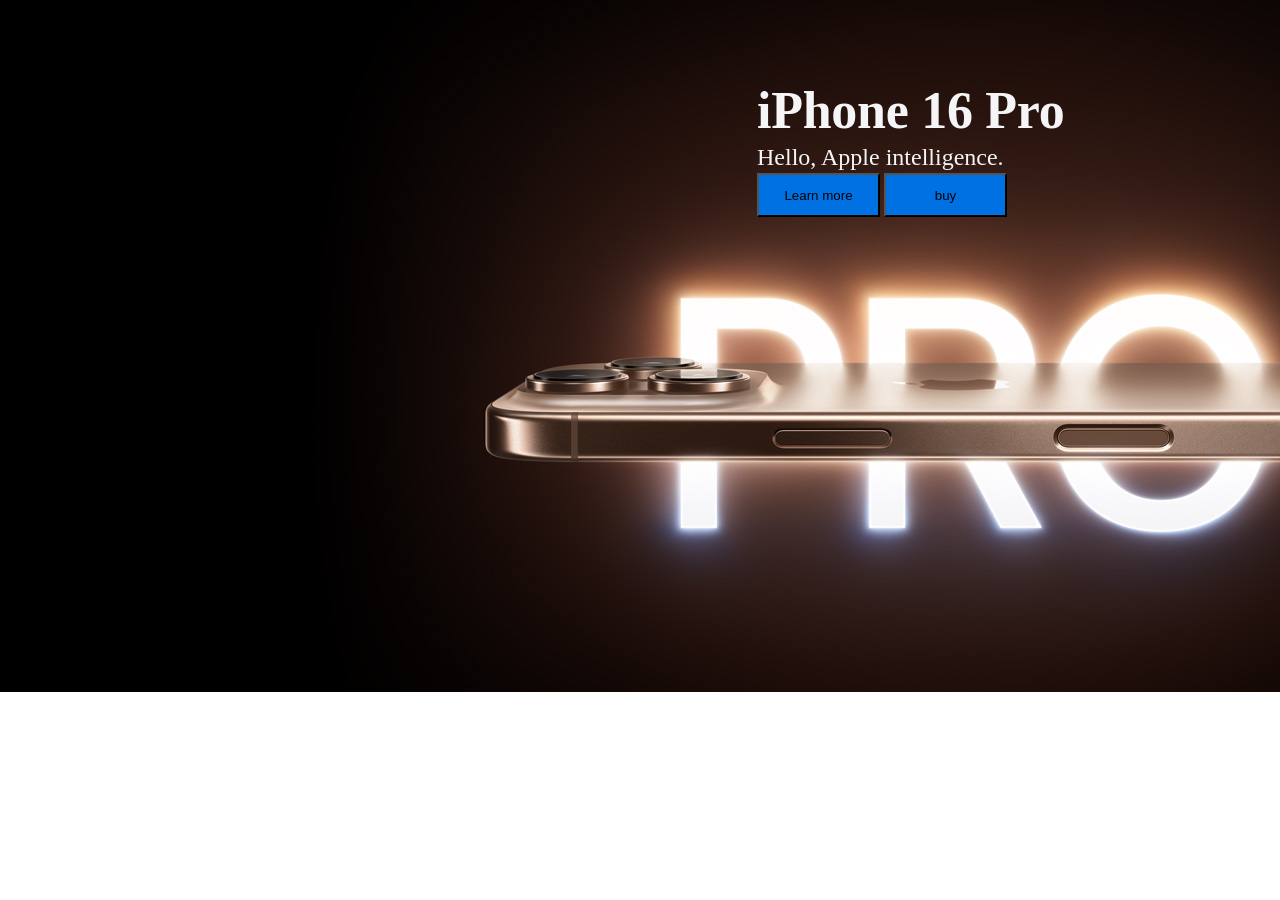
<file: index.html>
<!doctype html>
<html lang="en">
  <head>
    <meta charset="UTF-8" />
    <meta name="viewport" content="width=device-width, initial-scale=1.0" />
    <title>Document</title>
    <link rel="stylesheet" href="style.css" />
  </head>
  <body>
    <nav></nav>

    <section>
      <div class="background">
        <div class="frame23">
          <h1 class="frame11">iPhone 16 Pro</h1>
          <h5 class="frame12">Hello, Apple intelligence.</h5>
          <div class="frame24">
            <button>Learn more</button>
            <button>buy</button>
          </div>
        </div>
      </div>
      <div></div>
      <div></div>
      <div></div>
    </section>
    <section>
      <div class=""></div>
    </section>
    <section></section>
    <section></section>
  </body>
  <!-- git add . -->
  <!-- git commit -m "message" -->
  <!-- git push -->
</html>
</file>
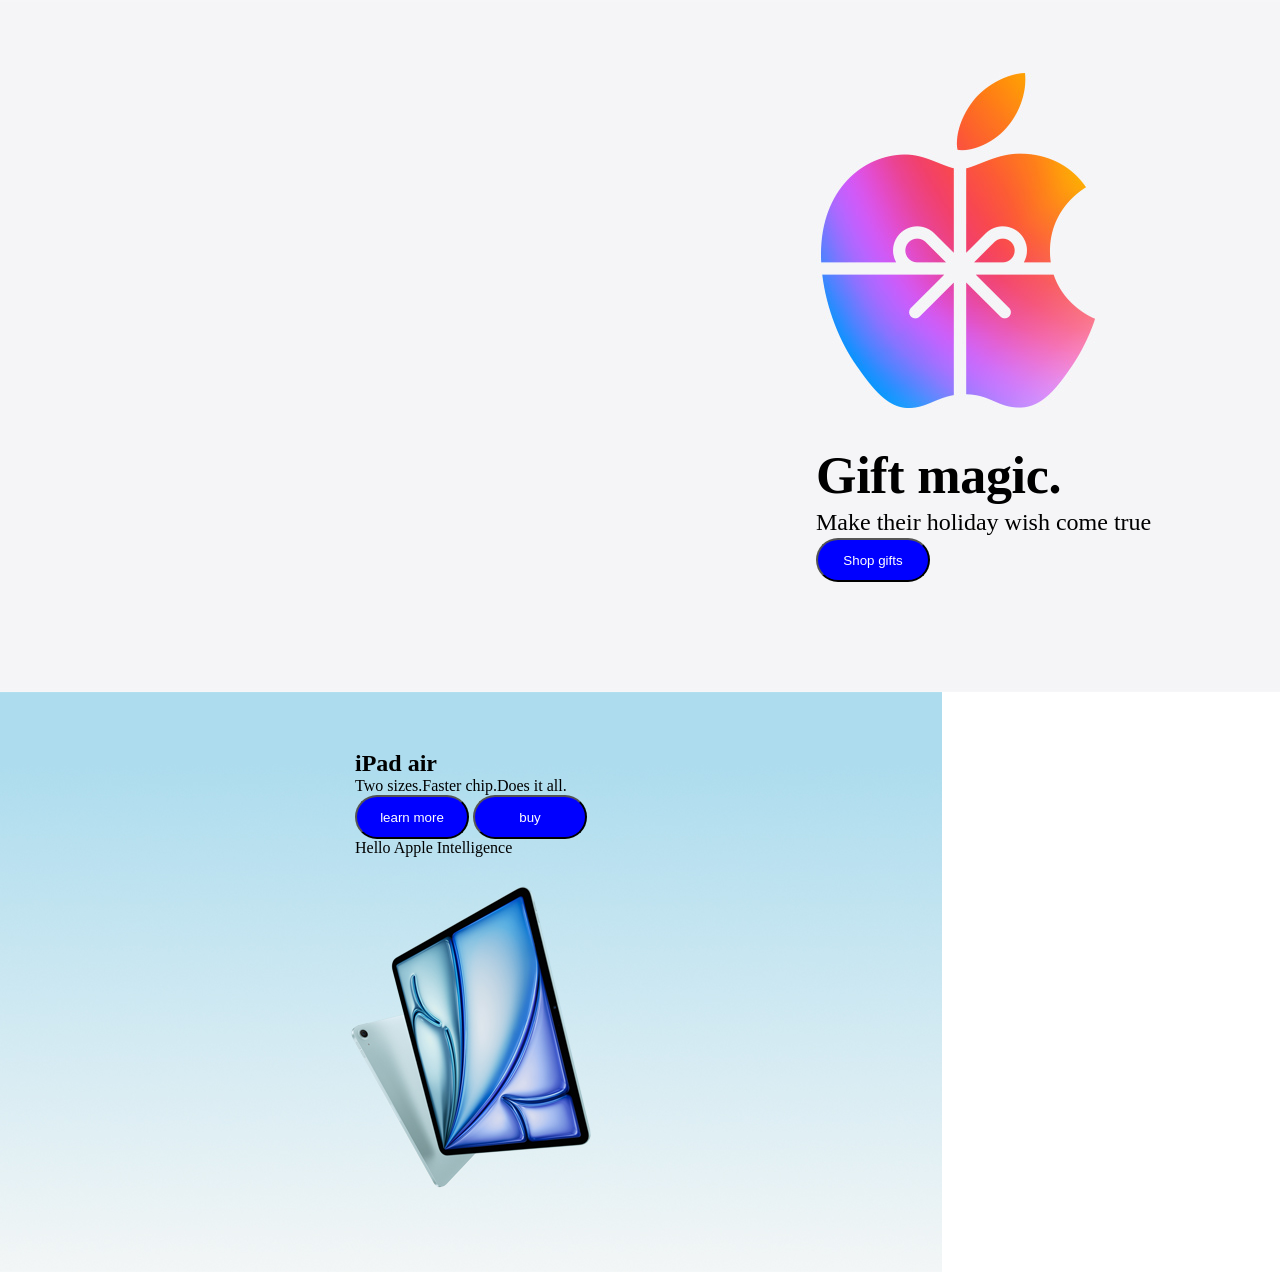
<file: index2.html>
<!doctype html>
<html lang="en">
  <head>
    <meta charset="UTF-8" />
    <meta name="viewport" content="width=device-width, initial-scale=1.0" />
    <title>Document</title>
    <link rel="stylesheet" href="style2.css" />
  </head>
  <body>
    <section>
      <div class="background">
        <div class="figure">
          <h1 class="text">Gift magic.</h1>
          <p class="text1">Make their holiday wish come true</p>
          <button>Shop gifts</button>
        </div>
      </div>
    </section>
    <section>
      <div class="Figure">
        <div class="box">
          <h1 class="ipad">iPad air</h1>
          <p class="size">Two sizes.Faster chip.Does it all.</p>
          <div class="more">
            <div class="learn">
              <button>learn more</button>
              <button>buy</button>
              <p class="text2">Hello Apple Intelligence</p>
            </div>
          </div>
        </div>
      </div>
    </section>
    <section></section>
  </body>
</html>
</file>
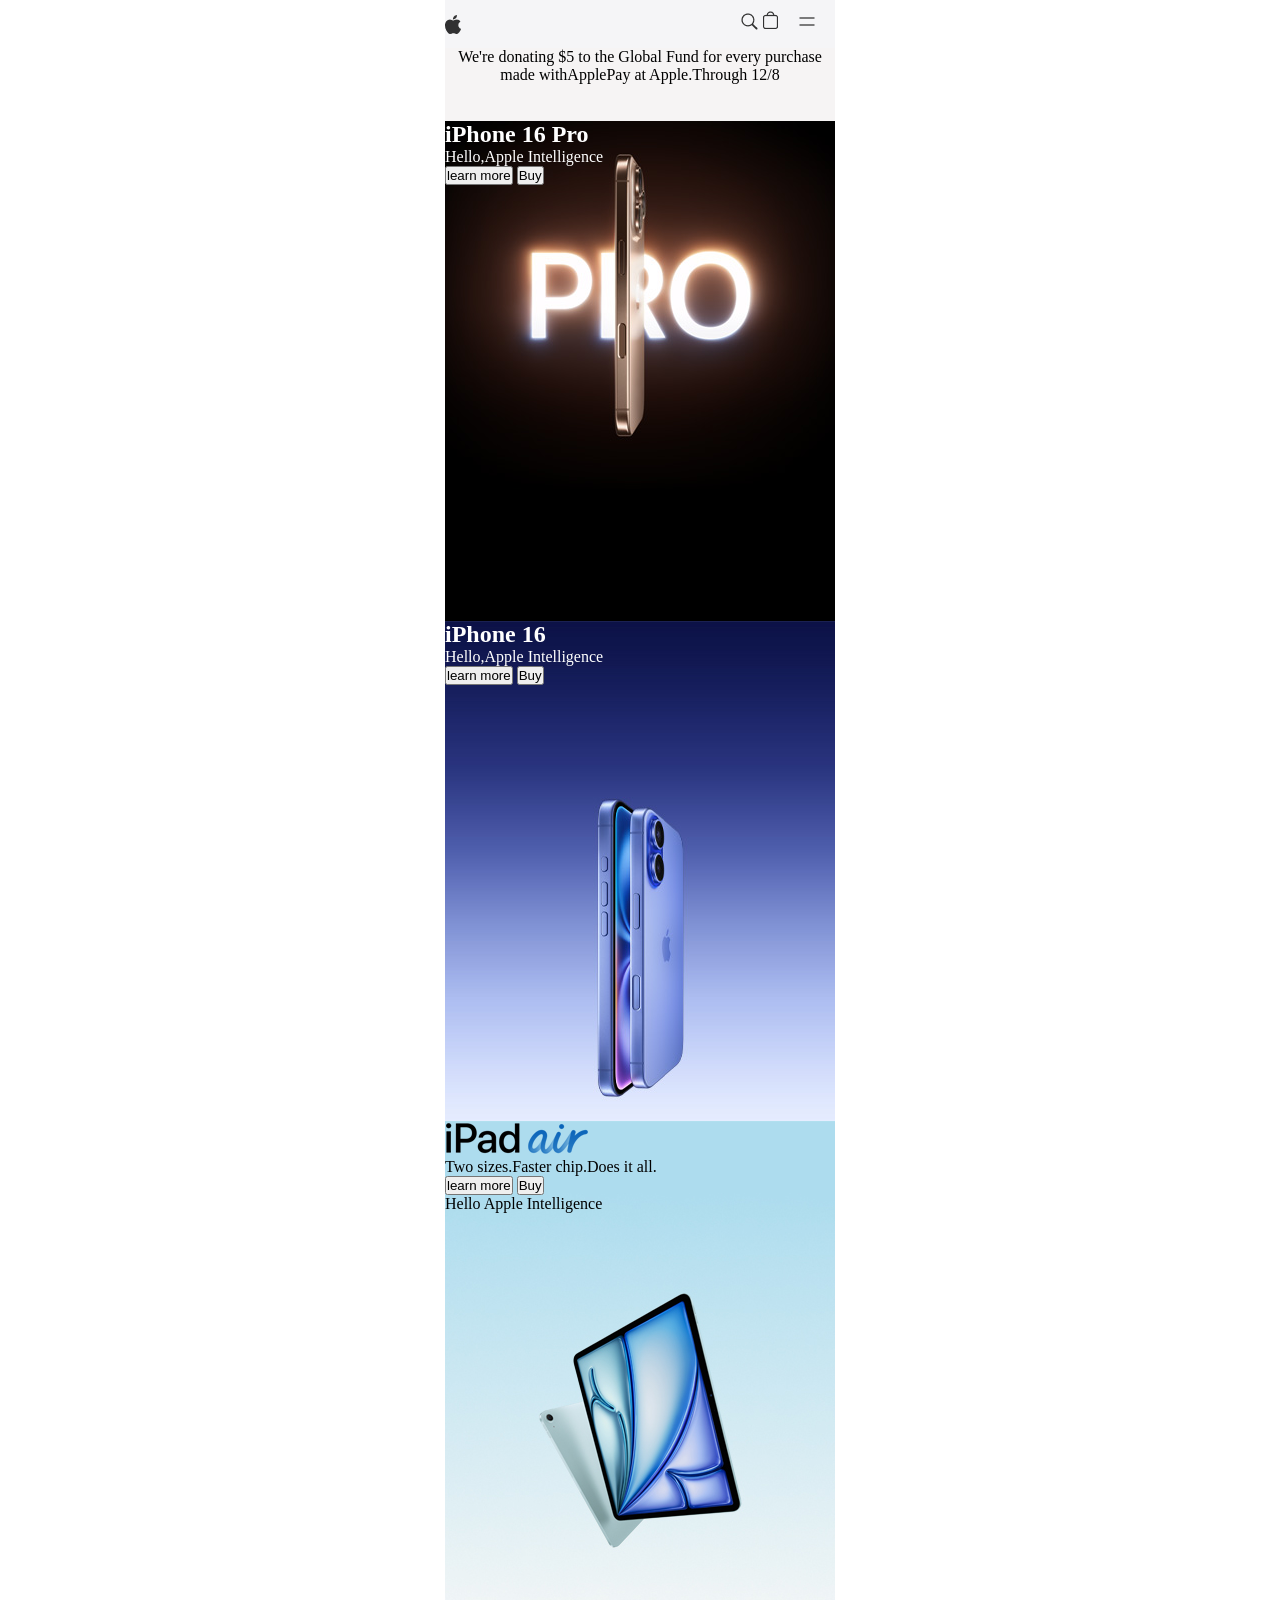
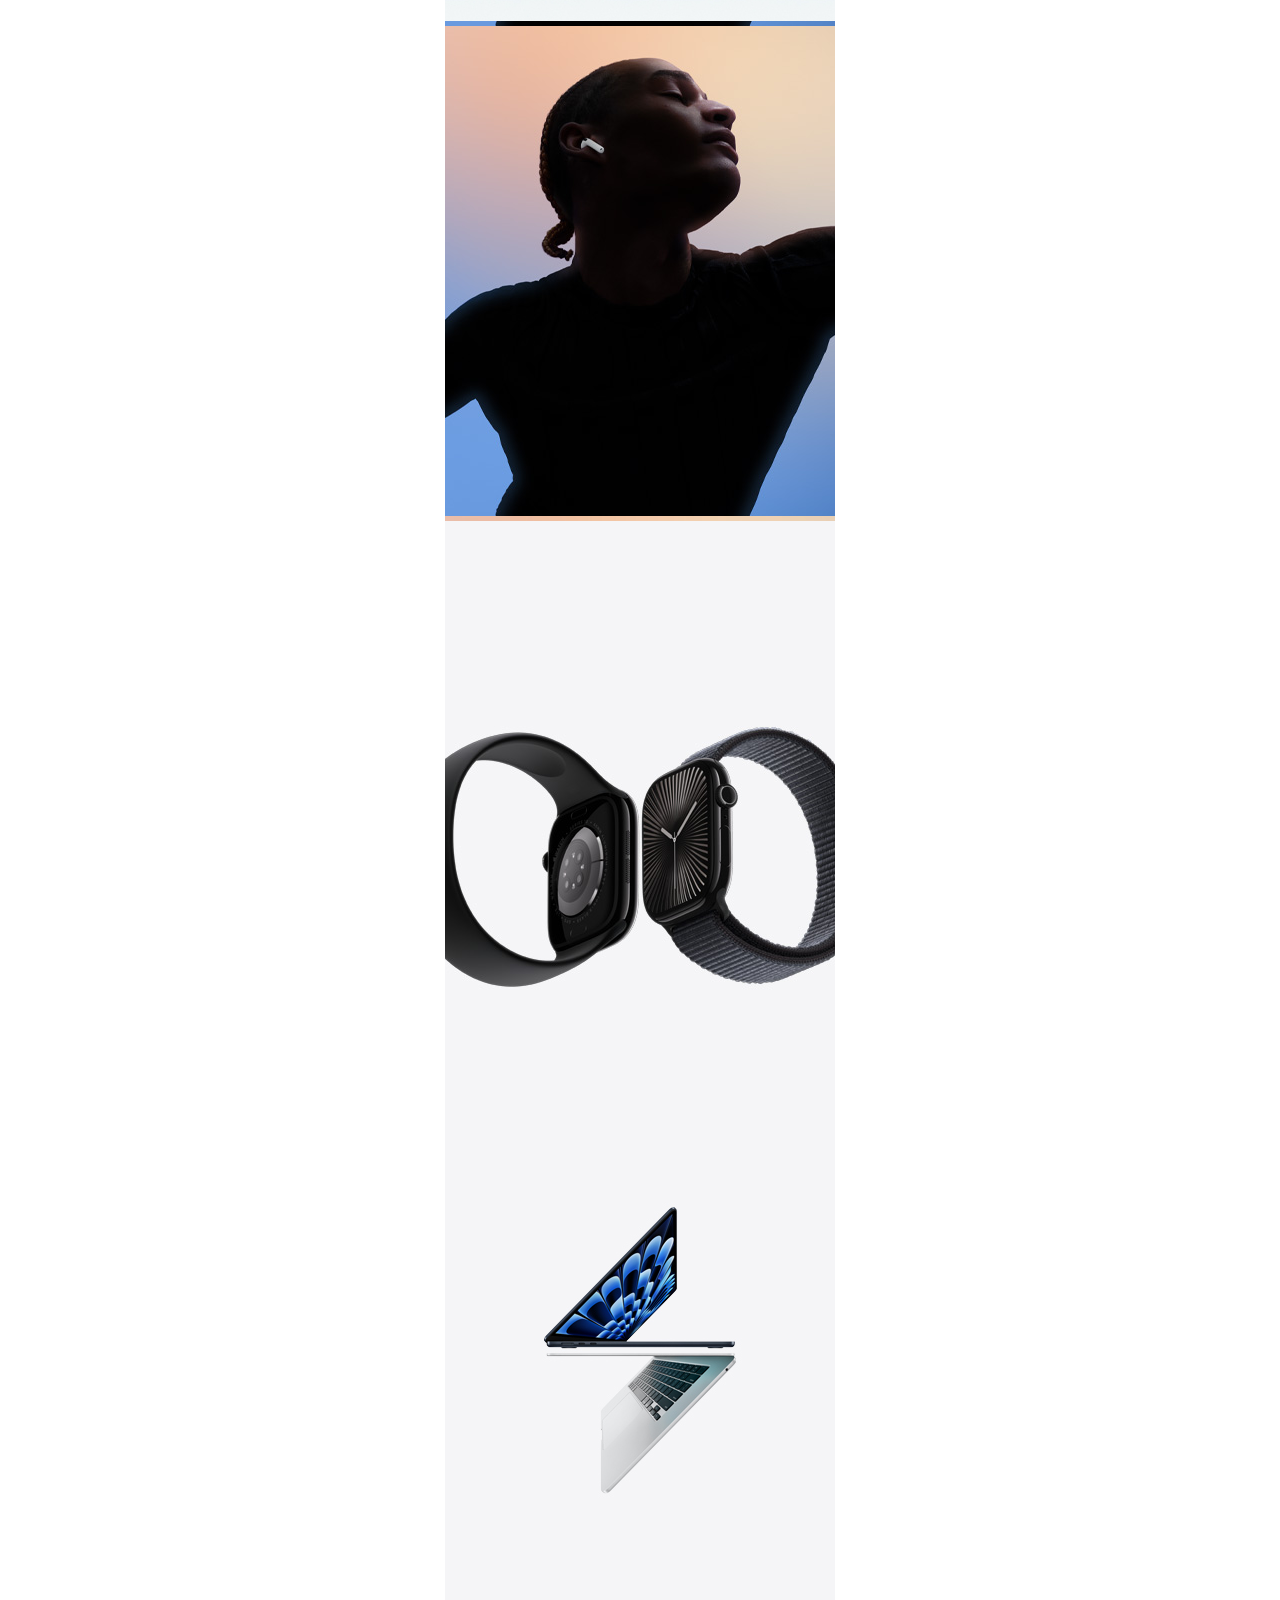
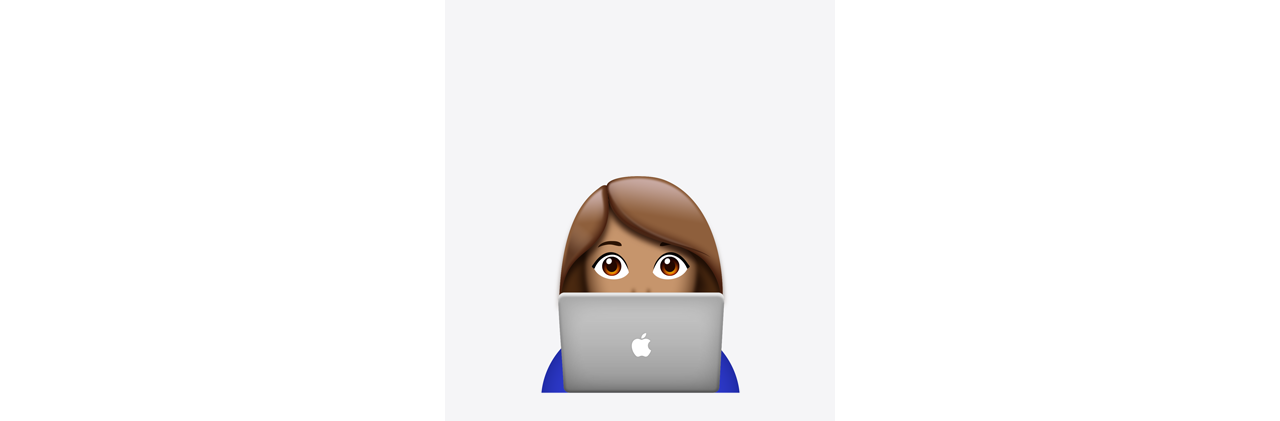
<file: index4.html>
<!doctype html>
<html lang="en">
  <head>
    <meta charset="UTF-8" />
    <meta name="viewport" content="width=device-width, initial-scale=1.0" />
    <title>Document</title>
    <link rel="stylesheet" href="index4.css" />
  </head>
  <body>
    <div class="mobile12">
      <section class="mobile">
        <img src="/apple1.png" width="16px" height="19px" />
        <div class="web">
          <img src=" svg.png" alt="" />
          <img src=" svg1.png" alt="" />
          <img src=" menu.png" alt="" />
        </div>
      </section>
    </div>
    <section class="container12">
      <div class="container">
        <div class="text">
          <p>
            We're donating $5 to the Global Fund for every purchase made
            withApplePay at Apple.Through 12/8
          </p>
        </div>
      </div>
    </section>
    <div class="apple">
      <section class="iphone">
        <div id="box" class="iphone">
          <h1 class="pro1">iPhone 16 Pro</h1>
          <p class="pro1">Hello,Apple Intelligence</p>
          <div class="pro">
            <button>learn more</button>
            <button>Buy</button>
          </div>
        </div>
        <div id="box1" class="iphone">
          <h1 class="pro1">iPhone 16</h1>
          <p class="pro1">Hello,Apple Intelligence</p>
          <div class="more">
            <button>learn more</button>
            <button>Buy</button>
          </div>
        </div>
        <div id="box2" class="iphone">
          <img src="ipad.png " alt="" />
          <p class="">Two sizes.Faster chip.Does it all.</p>
          <button>learn more</button>
          <button>Buy</button>
          <p>Hello Apple Intelligence</p>
        </div>

        <div id="box3" class="iphone"></div>
        <div id="box4" class="iphone"></div>
        <div id="box5" class="iphone"></div>
        <div id="box6" class="iphone"></div>
      </section>
    </div>
  </body>
</html>
</file>
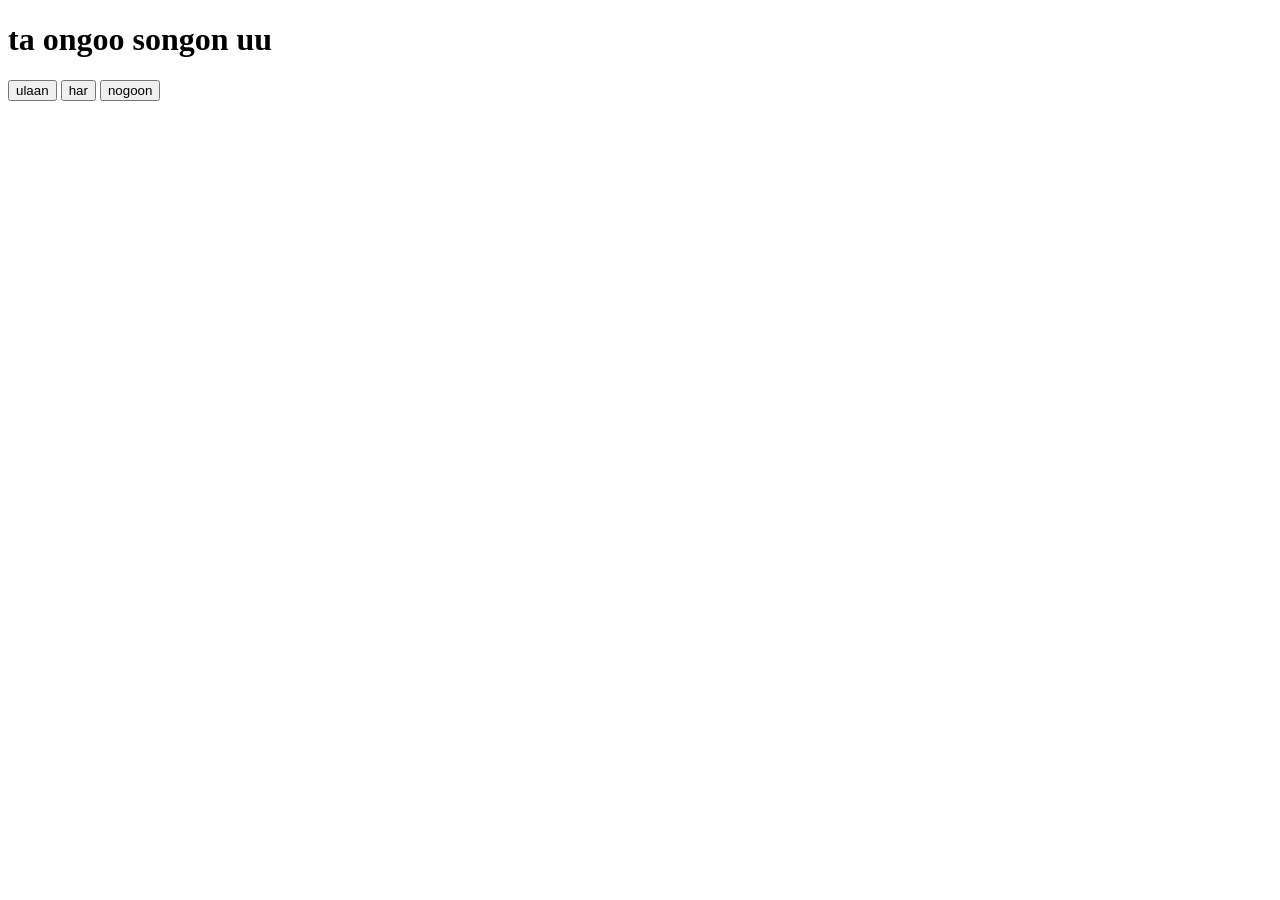
<file: index5.html>
<!doctype html>
<html lang="en">
  <head>
    <meta charset="UTF-8" />
    <meta name="viewport" content="width=device-width, initial-scale=1.0" />
    <title>Document</title>
    <link rel="stylesheet" href="style5.css" />
  </head>
  <body>
    <!-- <p id="greeting"></p>
    <p id="box"></p> -->
    <!-- <p id="code"></p>
    <div class="hairtsag2"></div>
    <div class="hairtsag3">
      <div id="">
        <button onclick="showAnswer">чихэр</button>
        <button onclick="showAnswer">бялуу</button>
        <button onclick="showAnswer">зайрмаг</button>
      </div>
    </div> -->
    <h1 id="box">ta ongoo songon uu</h1>
    <button onclick="ongo1">ulaan</button>
    <button onclick="ongo2">har</button>
    <button onclick="ongo3">nogoon</button>
    <script src="index.js"></script>
  </body>
</html>
</file>
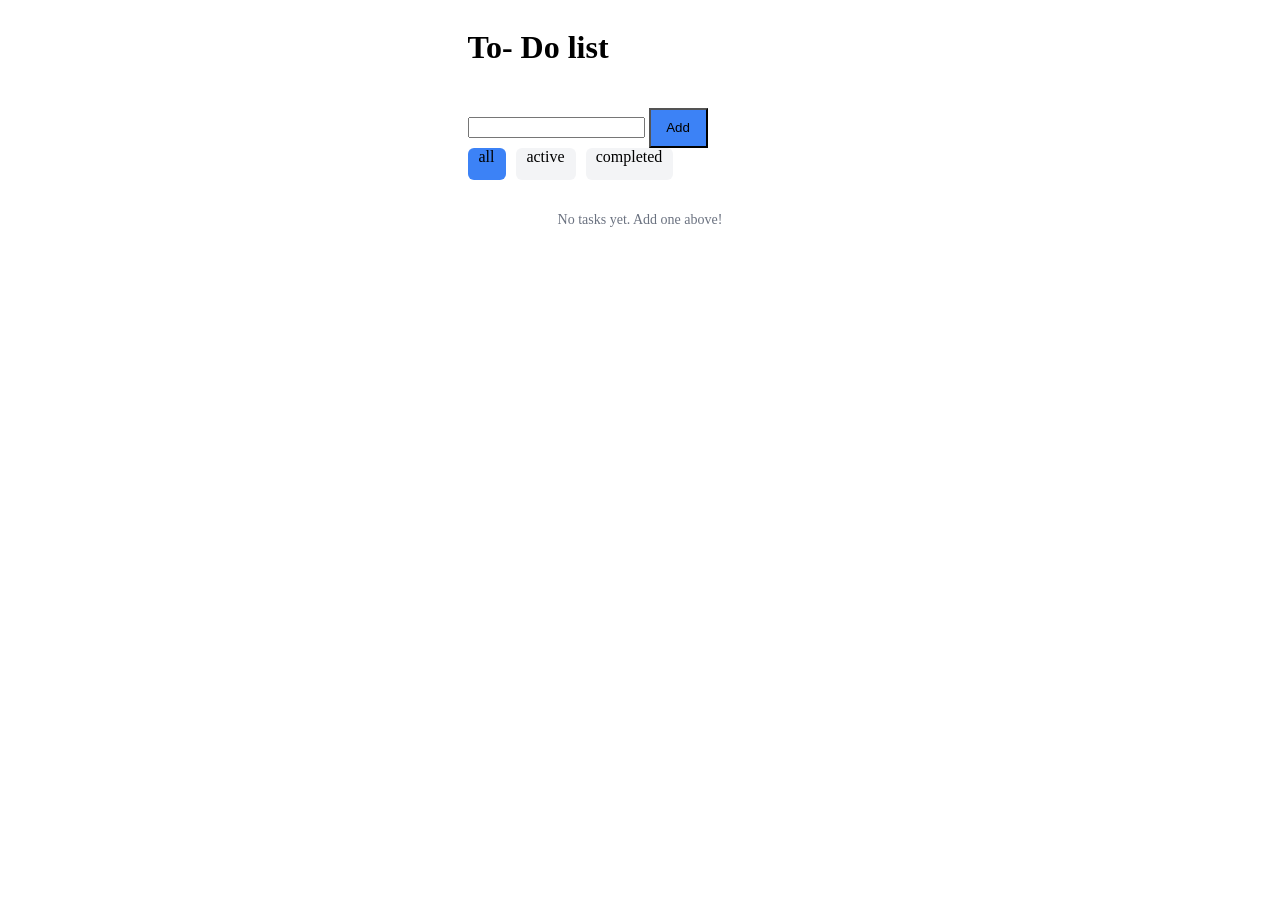
<file: index7.html>
<!doctype html>
<html lang="en">
  <head>
    <meta charset="UTF-8" />
    <meta name="viewport" content="width=device-width, initial-scale=1.0" />
    <title>Document</title>
    <link rel="stylesheet" href="style7.css" />
  </head> 
  <body class="container">
    <div class="container1">
      <h1>To- Do list</h1>
      <div class="box"></div>
      <input type="task"  id="input"/>
      <button class="box2" onclick="addtodo()">Add</button>
      <div class="filter-container" >
        <div class="filter">all</div>
        <div class="filter1">active</div>
        <div class="filter2">completed</div>
      </div>
      <div class="box4" id="container"></div>
        <div class="text1">No tasks yet. Add one above!</div>
      <div class="box5"></div>
    <script src="index.js"></script>
  </body>
</html>
</file>
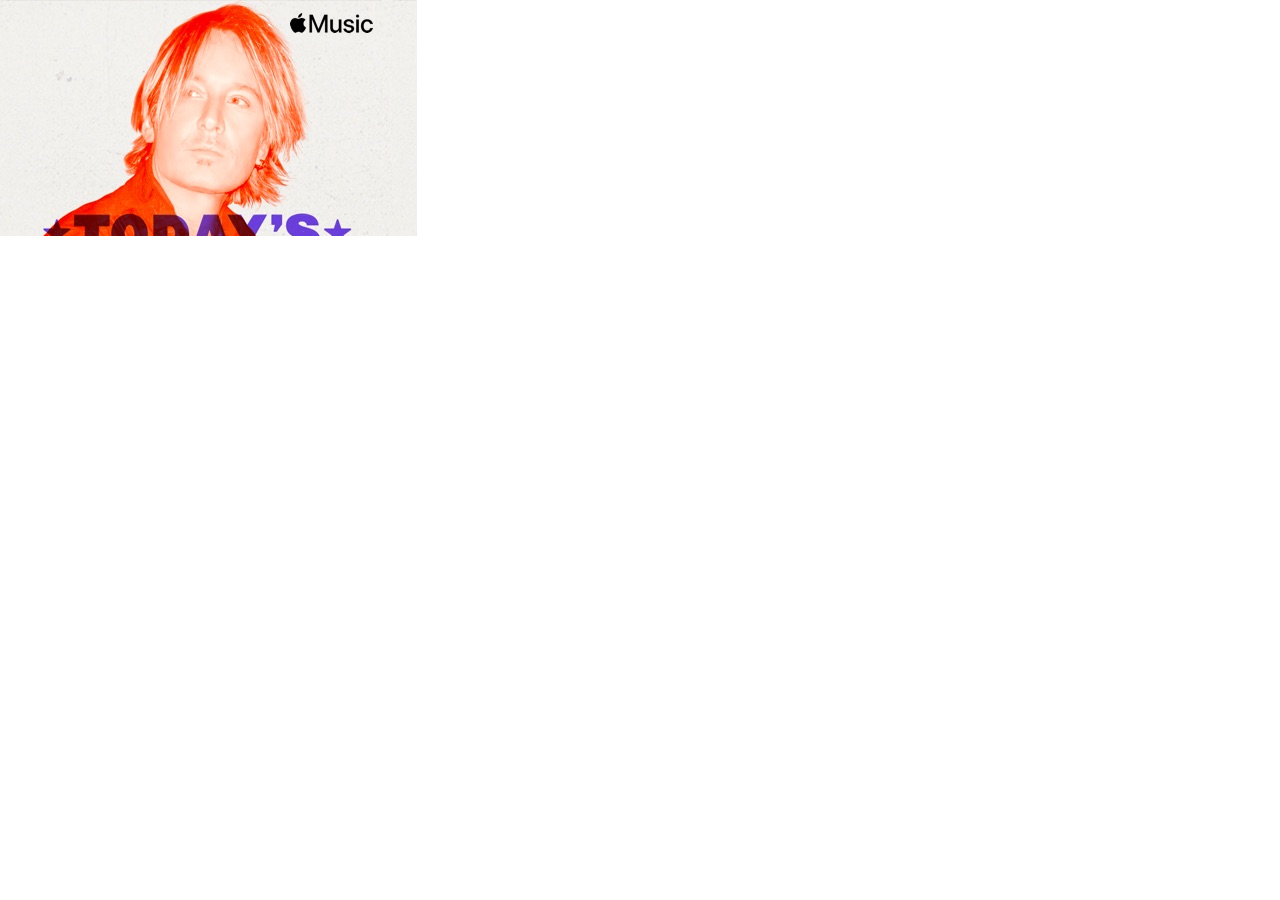
<file: laa.html>
<!doctype html>
<html lang="en">
  <head>
    <meta charset="UTF-8" />
    <meta
      name="viewport"
      content="width=
    , initial-scale=1.0"
    />
    <title>Document</title>
    <link rel="stylesheet" href="/laa.css" />
  </head>
  <body>
    <div class="contents">
      <div class="content"></div>
    </div>
  </body>
</html>
</file>
<file: style.css>
* {
  margin: 0;
  padding: 0;
  box-sizing: border-box;
}

.background {
  width: 1920px;
  height: 692px;
  background-position: center;
  background-image: url("/pro.jpg");
}
.frame23 {
  width: 405px;
  height: 172px;
  padding-top: 81px;
  margin-left: 757px;
  gap: 20px;
}

.frame11 {
  height: 60px;
  width: 405px;
  font-size: 52px;
  line-height: 60px;
  letter-spacing: -0.28px;
  font-weight: 600;

  color: #f5f5f7;
}
.frame12 {
  width: 405px;
  height: 32px;
  font-size: 24px;
  line-height: 32px;
  letter-spacing: 0px;
  font-weight: 400;
  color: #f5f5f7;
}
button {
  width: 123px;
  height: 44px;
  background-color: #0071e3;
}
.buy-button {
  border-style: solid;
  border: #0071e3;
}
</file>
<file: style2.css>
* {
  margin: 0;
  box-sizing: border-box;
  padding: 0;
}

.background {
  background-image: url("./git.jpg");
  height: 692px;
  width: 1920px;
  background-position: center;
  display: flex;
  justify-content: center;
}
.figure {
  margin-top: 446px;
  width: 405px;
  height: 164px;
  margin-left: 117px;
}
.text {
  width: 600;
  font-size: 52px;
  line-height: 60px;
  letter-spacing: -0.28px;
}

.text1 {
  font-size: 24px;
  line-height: 32px;
  letter-spacing: 0px;
}
button {
  background-color: blue;
  color: white;
  width: 114px;
  height: 44px;
  border-radius: 999px;
}
.Figure {
  background-image: url("./ipad.jpg");
  width: 942px;
  height: 580px;
  background-position: center;
  display: flex;
  flex-direction: column;
  align-items: center;
  justify-content: space-between;
  padding: 58px;
}
.text2 {
}
</file>
<file: index4.css>
* {
  margin: 0;
  padding: 0;
  box-sizing: border-box;
}
.mobile12 {
  display: flex;
  justify-content: center;
}
.container12 {
  display: flex;
  justify-content: center;
}
.mobile {
  background-color: #f5f5f7;
  width: 390px;
  height: 48px;
  display: flex;
  align-items: center;
}
.web {
  padding-left: 280px;
}
.container {
  width: 390px;
  height: 73px;
  background-color: #f6f4f4;
  display: flex;
  text-align: center;
}

.apple {
  display: flex;
  justify-content: center;
}
.iphone {
  width: 390px;
  height: 500px;
  background-position: center;
  background-image: url(imag4.jpg);
}
.pro1 {
  color: white;
}
#box1 {
  background-image: url("/zurag4.jpg");
}
#box2 {
  background-image: url("/zurag5.jpg");
}
#box3 {
  background-image: url("/zurag6.jpg");
}
#box4 {
  background-image: url("/zurag7.jpg");
}
#box5 {
  background-image: url("/zurag8.jpg");
}
#box6 {
  background-image: url("/zurag9.png");
}
</file>
<file: style5.css>
.hairtsag {
  background-color: rgb(231, 210, 183);
  width: 500px;
  height: 400px;
  display: flex;
  justify-content: center;
  align-items: center;
}
.hairtsag2 {
  background-color: rgb(230, 150, 121);
  width: 300px;
  height: 200px;
}
.hairtsag3 {
  display: flex;
}
</file>
<file: style7.css>
.container {
  display: flex;
  justify-content: center;
}
.container1 {
  background-color: #ffffff;
  width: 345px;
  height: 290px;
}

.box {
  width: 345px;
  height: 20px;
}
.box1 {
  width: 280px;
  height: 40px;
  border-radius: 6px;
  display: flex;
  justify-content: end;
  border: 1px solid var(--border-border-border, #e4e4e7);
}
.box2 {
  width: 59px;
  height: 40px;
  background-color: #3c82f6;
}
.box3 {
  width: 345px;
  height: 20px;
}
.filter-container {
  width: 345px;
  height: 32px;
  display: flex;
  gap: 10px;
}
.filter {
  width: 38px;
  height: 32px;
  border-radius: 6px;
  background: #3c82f6;
  display: flex;
  justify-content: center;
}
.filter1 {
  width: 60px;
  height: 32px;
  border-radius: 6px;
  background: #f3f4f6;
  display: flex;
  justify-content: center;
}
.filter2 {
  width: 87px;
  height: 32px;
  border-radius: 6px;
  background: #f3f4f6;
  display: flex;
  justify-content: center;
}
.text3 {
  display: flex;
  width: 345px;
  height: 62px;
  padding: 16px;
  align-items: center;
  gap: 10px;
  border-radius: var(--radius-rounded-md, 6px);
  background: #f9fafb;
}

.box4 {
  width: 354px;
  height: 32px;
}
.text {
  width: 345px;
  height: 17px;
}
.text1 {
  color: #6b7280;
  text-align: center;
  font-family: Inter;
  font-size: 14px;
  font-style: normal;
  font-weight: 400;
  line-height: normal;
}
.box5 {
  height: 40px;
  width: 345px;
}
</file>
<file: laa.css>
* {
  margin: 0;
  box-sizing: border-box;
  padding: 0;
}
.contents {
  display: flex;
}
.content {
  background-image: url("/2.jpg");
  width: 417px;
  height: 236px;
  animation-name: anim;
  animation-duration: 3s;
  animation-timing-function: ease-in-out;
  animation-delay: 2s;
  animation-iteration-count: infinite;
}
@keyframes image {
}
</file>
